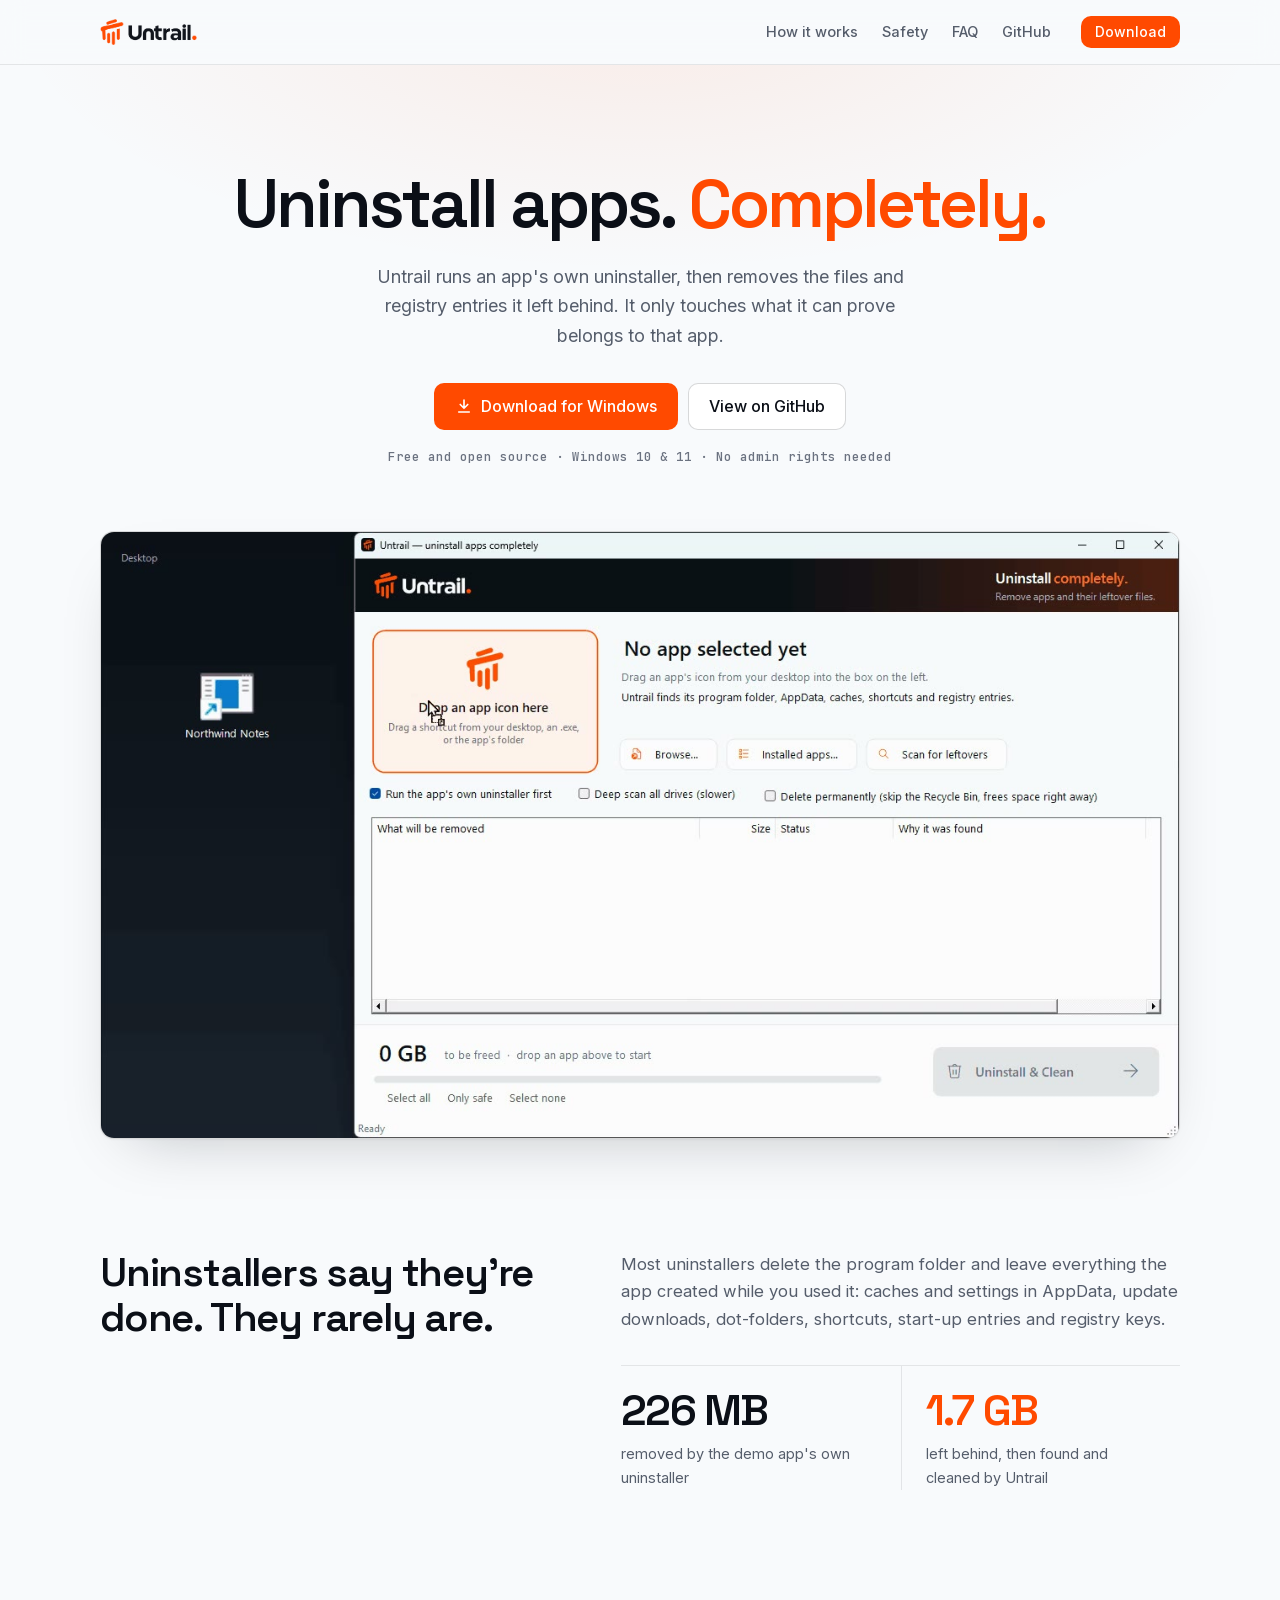
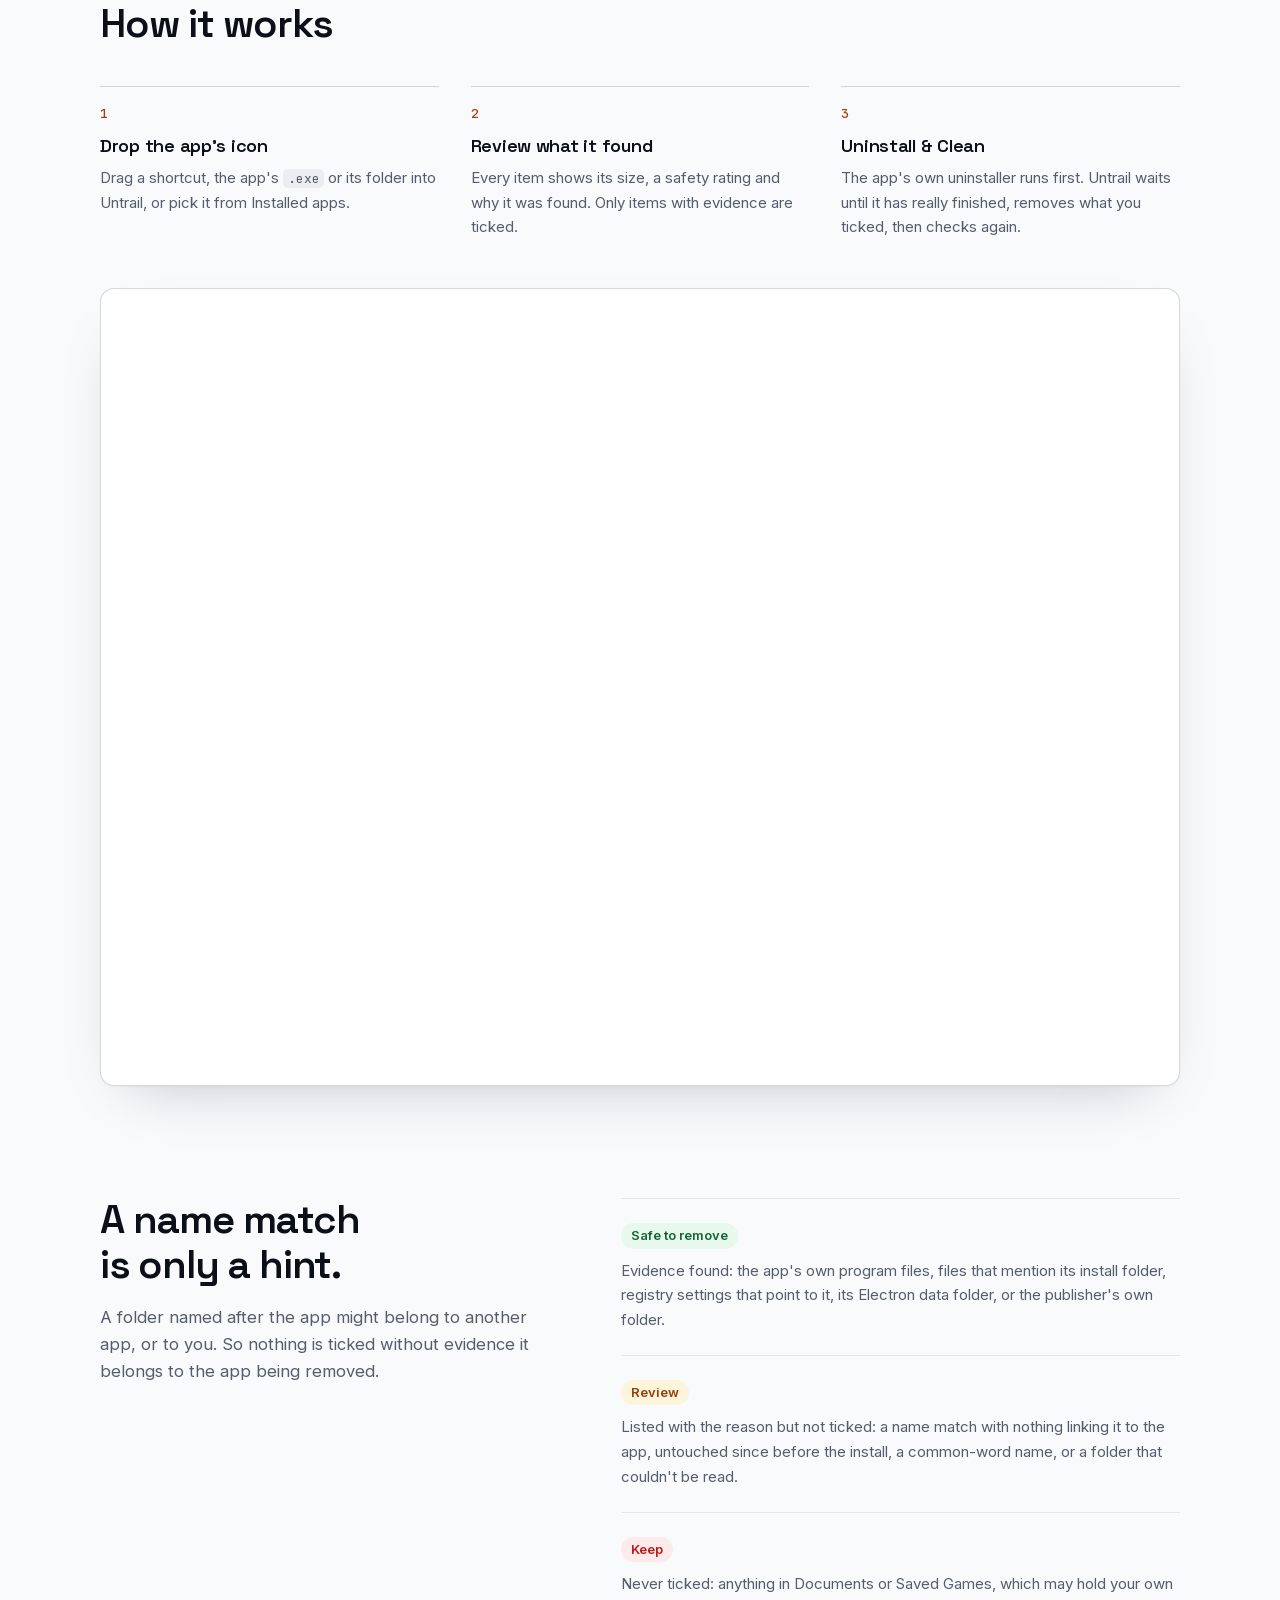
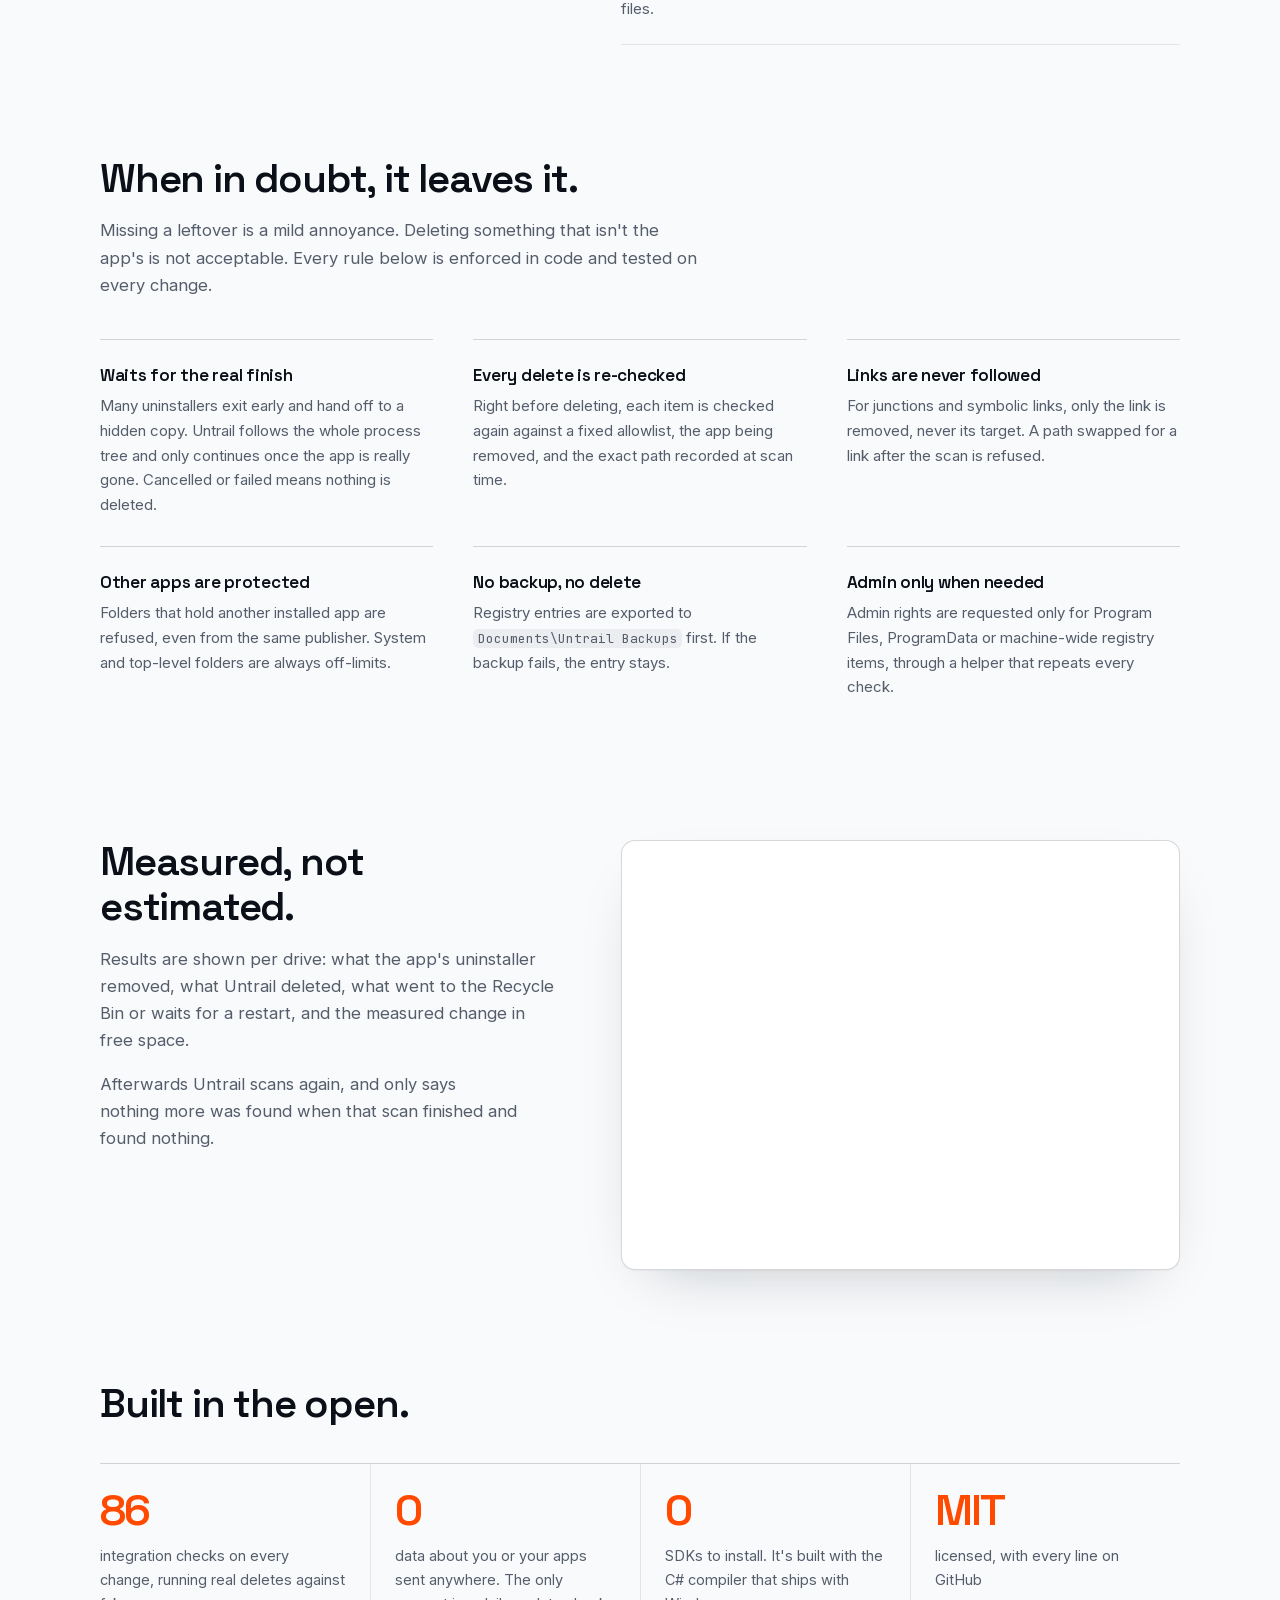
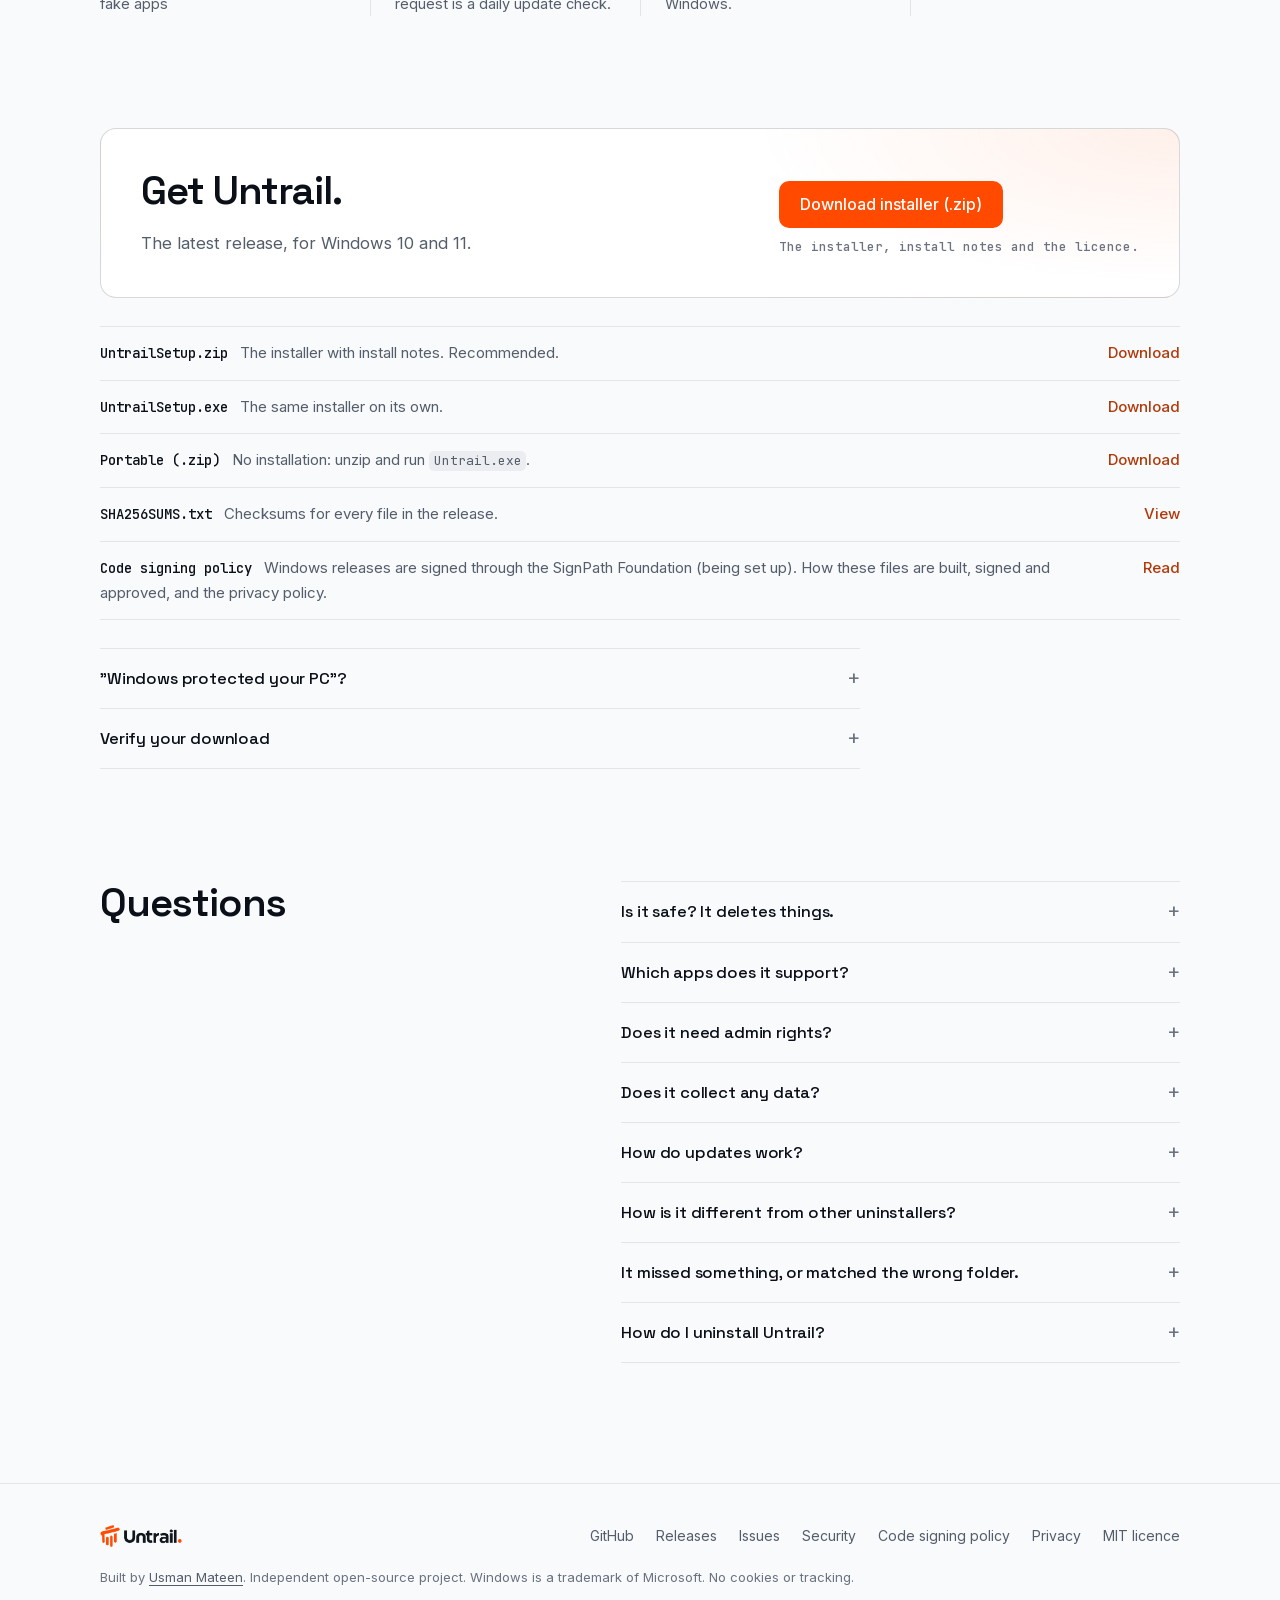
<file: site/index.html>
<!doctype html>
<html lang="en">
<head>
  <meta charset="utf-8">
  <meta name="viewport" content="width=device-width, initial-scale=1">
  <meta http-equiv="Content-Security-Policy" content="default-src 'self'; script-src 'self'; style-src 'self'; img-src 'self' data:; media-src 'self'; font-src 'self'; connect-src https://api.github.com; base-uri 'self'; form-action 'none'; object-src 'none'">
  <meta name="referrer" content="strict-origin-when-cross-origin">
  <title>Untrail: uninstall Windows apps completely, leftovers included</title>
  <meta name="description" content="Untrail is a free, open-source Windows app that runs an app's own uninstaller, then removes the files and registry entries it left behind. It only removes what it can prove belongs to that app.">
  <link rel="canonical" href="https://usmanmateen.github.io/untrail/">
  <meta name="theme-color" content="#f8fafc">
  <meta name="color-scheme" content="light">

  <meta property="og:type" content="website">
  <meta property="og:site_name" content="Untrail">
  <meta property="og:title" content="Untrail: uninstall completely.">
  <meta property="og:description" content="Remove Windows apps and the files they leave behind. Free and open source.">
  <meta property="og:url" content="https://usmanmateen.github.io/untrail/">
  <meta property="og:image" content="https://usmanmateen.github.io/untrail/assets/img/og.png">
  <meta property="og:image:width" content="1280">
  <meta property="og:image:height" content="640">
  <meta property="og:image:alt" content="Untrail logo with the tagline Uninstall completely.">
  <meta name="twitter:card" content="summary_large_image">

  <link rel="icon" href="favicon.ico" sizes="any">
  <link rel="icon" type="image/png" sizes="32x32" href="assets/img/icon-32.png">
  <link rel="apple-touch-icon" href="assets/img/apple-touch-icon.png">
  <link rel="manifest" href="site.webmanifest">
  <link rel="preload" href="assets/fonts/SpaceGrotesk.woff2" as="font" type="font/woff2" crossorigin>
  <link rel="preload" href="assets/fonts/Inter.woff2" as="font" type="font/woff2" crossorigin>
  <link rel="stylesheet" href="assets/css/site.css">
  <script src="assets/js/site.js" defer></script>

  <script type="application/ld+json">
  {
    "@context": "https://schema.org",
    "@type": "SoftwareApplication",
    "name": "Untrail",
    "description": "Uninstall Windows apps completely: runs the app's own uninstaller, then removes the leftovers it can prove belong to the app.",
    "applicationCategory": "UtilitiesApplication",
    "operatingSystem": "Windows 10, Windows 11",
    "url": "https://usmanmateen.github.io/untrail/",
    "downloadUrl": "https://github.com/usmanmateen/untrail/releases/latest/download/UntrailSetup.zip",
    "license": "https://opensource.org/licenses/MIT",
    "isAccessibleForFree": true,
    "offers": { "@type": "Offer", "price": "0", "priceCurrency": "USD" },
    "author": { "@type": "Person", "name": "Usman Mateen", "url": "https://usmanmateen.com" },
    "codeRepository": "https://github.com/usmanmateen/untrail",
    "image": "https://usmanmateen.github.io/untrail/assets/img/og.png"
  }
  </script>
</head>
<body>
  <a class="skip" href="#main">Skip to content</a>

  <header class="nav">
    <div class="wrap nav-in">
      <a class="brand" href="./" aria-label="Untrail home">
        <img src="assets/img/logo-light.png" width="1057" height="284" alt="Untrail">
      </a>
      <nav aria-label="Primary">
        <ul class="nav-links">
          <li><a href="#how">How it works</a></li>
          <li><a href="#safety">Safety</a></li>
          <li><a href="#faq">FAQ</a></li>
          <li><a href="https://github.com/usmanmateen/untrail" rel="noopener">GitHub<span class="stars" data-stars hidden></span></a></li>
        </ul>
      </nav>
      <a class="btn btn-primary btn-sm" href="#download">Download</a>
    </div>
  </header>

  <main id="main">
    <section class="hero">
      <div class="wrap">
        <h1>Uninstall apps. <span class="accent">Completely.</span></h1>
        <p class="lead">Untrail runs an app's own uninstaller, then removes the files and registry entries it left behind. It only touches what it can prove belongs to that app.</p>
        <div class="cta">
          <a class="btn btn-primary btn-lg" href="https://github.com/usmanmateen/untrail/releases/latest/download/UntrailSetup.zip" data-dl="UntrailSetup.zip">
            <svg aria-hidden="true" viewBox="0 0 24 24" width="18" height="18"><path fill="none" stroke="currentColor" stroke-width="2.2" stroke-linecap="round" stroke-linejoin="round" d="M12 4v11m-5-5 5 5 5-5M5 20h14"/></svg>
            Download for Windows
          </a>
          <a class="btn btn-ghost btn-lg" href="https://github.com/usmanmateen/untrail" rel="noopener">View on GitHub</a>
        </div>
        <p class="meta" data-release-line>Free and open source · Windows 10 &amp; 11 · No admin rights needed</p>
      </div>
      <div class="wrap">
        <figure class="frame">
          <video class="demo" autoplay muted loop playsinline preload="metadata" poster="assets/img/demo-poster.jpg" width="1280" height="720" aria-label="Screen recording: dragging an app's shortcut into Untrail, reviewing the leftovers it found, and cleaning them up">
            <source src="assets/video/demo.mp4" type="video/mp4">
          </video>
        </figure>
      </div>
    </section>

    <section class="section" aria-labelledby="problem-h">
      <div class="wrap two">
        <h2 id="problem-h">Uninstallers say they're done. They rarely are.</h2>
        <div>
          <p class="body">Most uninstallers delete the program folder and leave everything the app created while you used it: caches and settings in AppData, update downloads, dot-folders, shortcuts, start-up entries and registry keys.</p>
          <dl class="figures">
            <div><dt>226 MB</dt><dd>removed by the demo app's own uninstaller</dd></div>
            <div><dt class="accent">1.7 GB</dt><dd>left behind, then found and cleaned by Untrail</dd></div>
          </dl>
        </div>
      </div>
    </section>

    <section id="how" class="section" aria-labelledby="how-h">
      <div class="wrap">
        <h2 id="how-h">How it works</h2>
        <ol class="cols">
          <li><span class="n">1</span><h3>Drop the app's icon</h3><p>Drag a shortcut, the app's <code>.exe</code> or its folder into Untrail, or pick it from Installed apps.</p></li>
          <li><span class="n">2</span><h3>Review what it found</h3><p>Every item shows its size, a safety rating and why it was found. Only items with evidence are ticked.</p></li>
          <li><span class="n">3</span><h3>Uninstall &amp; Clean</h3><p>The app's own uninstaller runs first. Untrail waits until it has really finished, removes what you ticked, then checks again.</p></li>
        </ol>
        <figure class="frame shot">
          <img src="assets/img/app-scan.webp" width="1136" height="839" loading="lazy" decoding="async" alt="Untrail's scan list for a demo app: each leftover with its size, a Safe to remove or Review rating, and the reason it was found">
        </figure>
      </div>
    </section>

    <section class="section" aria-labelledby="ev-h">
      <div class="wrap two">
        <div>
          <h2 id="ev-h">A name match is only a hint.</h2>
          <p class="body">A folder named after the app might belong to another app, or to you. So nothing is ticked without evidence it belongs to the app being removed.</p>
        </div>
        <ul class="states">
          <li><span class="tag ok">Safe to remove</span><p>Evidence found: the app's own program files, files that mention its install folder, registry settings that point to it, its Electron data folder, or the publisher's own folder.</p></li>
          <li><span class="tag rv">Review</span><p>Listed with the reason but not ticked: a name match with nothing linking it to the app, untouched since before the install, a common-word name, or a folder that couldn't be read.</p></li>
          <li><span class="tag no">Keep</span><p>Never ticked: anything in Documents or Saved Games, which may hold your own files.</p></li>
        </ul>
      </div>
    </section>

    <section id="safety" class="section" aria-labelledby="safety-h">
      <div class="wrap">
        <h2 id="safety-h">When in doubt, it leaves it.</h2>
        <p class="body narrow-p">Missing a leftover is a mild annoyance. Deleting something that isn't the app's is not acceptable. Every rule below is enforced in code and tested on every change.</p>
        <dl class="rules">
          <div><dt>Waits for the real finish</dt><dd>Many uninstallers exit early and hand off to a hidden copy. Untrail follows the whole process tree and only continues once the app is really gone. Cancelled or failed means nothing is deleted.</dd></div>
          <div><dt>Every delete is re-checked</dt><dd>Right before deleting, each item is checked again against a fixed allowlist, the app being removed, and the exact path recorded at scan time.</dd></div>
          <div><dt>Links are never followed</dt><dd>For junctions and symbolic links, only the link is removed, never its target. A path swapped for a link after the scan is refused.</dd></div>
          <div><dt>Other apps are protected</dt><dd>Folders that hold another installed app are refused, even from the same publisher. System and top-level folders are always off-limits.</dd></div>
          <div><dt>No backup, no delete</dt><dd>Registry entries are exported to <code>Documents\Untrail Backups</code> first. If the backup fails, the entry stays.</dd></div>
          <div><dt>Admin only when needed</dt><dd>Admin rights are requested only for Program Files, ProgramData or machine-wide registry items, through a helper that repeats every check.</dd></div>
        </dl>
      </div>
    </section>

    <section class="section" aria-labelledby="res-h">
      <div class="wrap two">
        <div>
          <h2 id="res-h">Measured, not estimated.</h2>
          <p class="body">Results are shown per drive: what the app's uninstaller removed, what Untrail deleted, what went to the Recycle Bin or waits for a restart, and the measured change in free space.</p>
          <p class="body">Afterwards Untrail scans again, and only says nothing more was found when that scan finished and found nothing.</p>
        </div>
        <figure class="frame">
          <img src="assets/img/app-results.webp" width="766" height="589" loading="lazy" decoding="async" alt="Untrail's results window: the uninstaller removed 226 MB, Untrail deleted 1.63 GB, and the free space on drive C changed by 1.86 GB">
        </figure>
      </div>
    </section>

    <section class="section" aria-labelledby="proof-h">
      <div class="wrap">
        <h2 id="proof-h">Built in the open.</h2>
        <dl class="stats">
          <div><dt>86</dt><dd>integration checks on every change, running real deletes against fake apps</dd></div>
          <div><dt>0</dt><dd>data about you or your apps sent anywhere. The only request is a daily update check.</dd></div>
          <div><dt>0</dt><dd>SDKs to install. It's built with the C# compiler that ships with Windows.</dd></div>
          <div><dt>MIT</dt><dd>licensed, with every line on GitHub</dd></div>
        </dl>
      </div>
    </section>

    <section id="download" class="section" aria-labelledby="dl-h">
      <div class="wrap">
        <div class="dl">
          <div>
            <h2 id="dl-h">Get Untrail.</h2>
            <p class="body" data-release-sub>The latest release, for Windows 10 and 11.</p>
          </div>
          <div class="dl-actions">
            <a class="btn btn-primary btn-lg" href="https://github.com/usmanmateen/untrail/releases/latest/download/UntrailSetup.zip" data-dl="UntrailSetup.zip">Download installer (.zip)</a>
            <p class="small" data-size="UntrailSetup.zip">The installer, install notes and the licence.</p>
          </div>
        </div>
        <ul class="files">
          <li><span><b>UntrailSetup.zip</b> The installer with install notes. Recommended.</span><a href="https://github.com/usmanmateen/untrail/releases/latest/download/UntrailSetup.zip" data-dl="UntrailSetup.zip">Download</a></li>
          <li><span><b>UntrailSetup.exe</b> The same installer on its own.</span><a href="https://github.com/usmanmateen/untrail/releases/latest/download/UntrailSetup.exe" data-dl="UntrailSetup.exe">Download</a></li>
          <li><span><b>Portable (.zip)</b> No installation: unzip and run <code>Untrail.exe</code>.</span><a href="https://github.com/usmanmateen/untrail/releases/latest" data-portable>Download</a></li>
          <li><span><b>SHA256SUMS.txt</b> Checksums for every file in the release.</span><a href="https://github.com/usmanmateen/untrail/releases/latest" data-sums>View</a></li>
          <li><span><b>Code signing policy</b> Windows releases are signed through the SignPath Foundation (being set up). How these files are built, signed and approved, and the privacy policy.</span><a href="code-signing.html">Read</a></li>
        </ul>
        <div class="faq compact">
          <details><summary>"Windows protected your PC"?</summary>
            <p>Untrail isn't code-signed yet, so SmartScreen may warn the first time you run it. Choose More info, then Run anyway. Free code signing through the SignPath Foundation is being set up.</p></details>
          <details><summary>Verify your download</summary>
            <p>Compare the file's SHA-256 with SHA256SUMS.txt:</p>
            <pre><code>Get-FileHash .\UntrailSetup.zip -Algorithm SHA256</code></pre>
            <p>Or confirm it was built by the project's own GitHub workflow:</p>
            <pre><code>gh attestation verify UntrailSetup.exe -R usmanmateen/untrail</code></pre>
            <p>Each release also includes that signed provenance as an <code>.intoto.jsonl</code> file, so you can check it offline with <code>--bundle</code>.</p></details>
        </div>
      </div>
    </section>

    <section id="faq" class="section" aria-labelledby="faq-h">
      <div class="wrap two">
        <h2 id="faq-h">Questions</h2>
        <div class="faq">
          <details><summary>Is it safe? It deletes things.</summary>
            <p>That's why it's careful. Only items with evidence are ticked, everything is re-checked right before it's deleted, links are never followed, registry entries are backed up first, and by default files go to the Recycle Bin.</p></details>
          <details><summary>Which apps does it support?</summary>
            <p>Desktop apps installed with the usual Windows installers (MSI, NSIS, Inno Setup, Squirrel/Electron and similar), apps with no uninstaller, and Steam games through their shortcuts. Microsoft Store apps and built-in Windows components aren't supported.</p></details>
          <details><summary>Does it need admin rights?</summary>
            <p>Not to install, and usually not to clean up, because most leftovers live in your own user folder. Untrail asks only when an item is in Program Files, ProgramData or the machine-wide registry.</p></details>
          <details><summary>Does it collect any data?</summary>
            <p>No. Its only network request is a check, at most once a day, of GitHub's public list of Untrail releases. It sends nothing about you or your apps, and you can turn it off in Settings. Removal logs and registry backups stay on your PC.</p></details>
          <details><summary>How do updates work?</summary>
            <p>When a new version is out, Untrail shows a notice at the top of its window. Update now downloads the installer from the GitHub release, checks it against the SHA-256 published with that release, installs it and reopens Untrail. You can also choose Later or Skip this version. A portable copy gets a Download link instead.</p></details>
          <details><summary>How is it different from other uninstallers?</summary>
            <p>Tools like Bulk Crap Uninstaller and Revo are excellent and do much more. Untrail is deliberately narrow: one app at a time, very conservative about what it deletes, and honest about what it freed.</p></details>
          <details><summary>It missed something, or matched the wrong folder.</summary>
            <p>Please send a <a href="https://github.com/usmanmateen/untrail/issues/new?template=leftover_report.yml">leftover report</a>. Run <code>Untrail.exe --scan "&lt;shortcut&gt;" --hide-user --out report.txt</code> and attach the report.</p></details>
          <details><summary>How do I uninstall Untrail?</summary>
            <p>Settings, Apps, Installed apps, Untrail, Uninstall. It removes itself completely.</p></details>
        </div>
      </div>
    </section>
  </main>

  <footer class="foot">
    <div class="wrap foot-in">
      <img src="assets/img/logo-light.png" width="1057" height="284" alt="Untrail" class="foot-logo">
      <nav aria-label="Footer">
        <ul>
          <li><a href="https://github.com/usmanmateen/untrail">GitHub</a></li>
          <li><a href="https://github.com/usmanmateen/untrail/releases">Releases</a></li>
          <li><a href="https://github.com/usmanmateen/untrail/issues">Issues</a></li>
          <li><a href="https://github.com/usmanmateen/untrail/security/policy">Security</a></li>
          <li><a href="code-signing.html">Code signing policy</a></li>
          <li><a href="code-signing.html#privacy">Privacy</a></li>
          <li><a href="https://github.com/usmanmateen/untrail/blob/main/LICENSE">MIT licence</a></li>
        </ul>
      </nav>
      <p class="fine">Built by <a href="https://usmanmateen.com">Usman Mateen</a>. Independent open-source project. Windows is a trademark of Microsoft. No cookies or tracking.</p>
    </div>
  </footer>
</body>
</html>
</file>
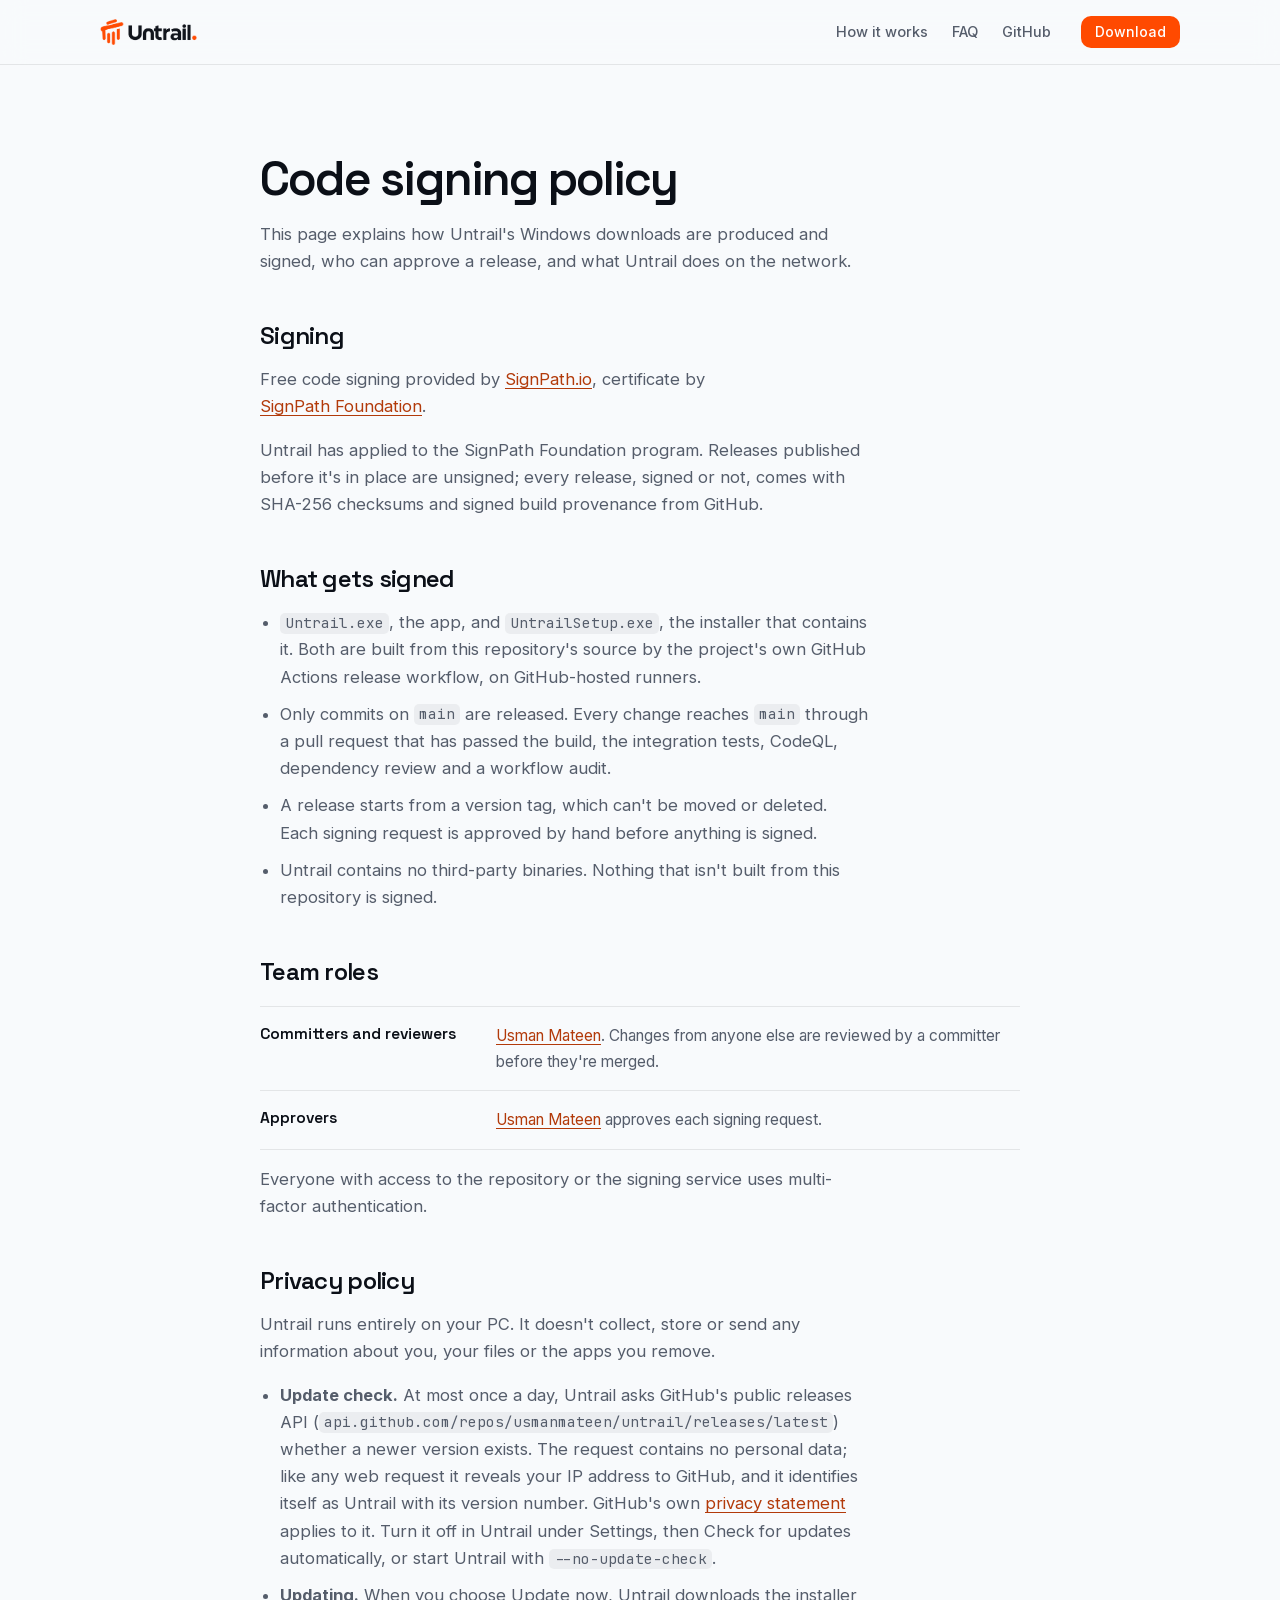
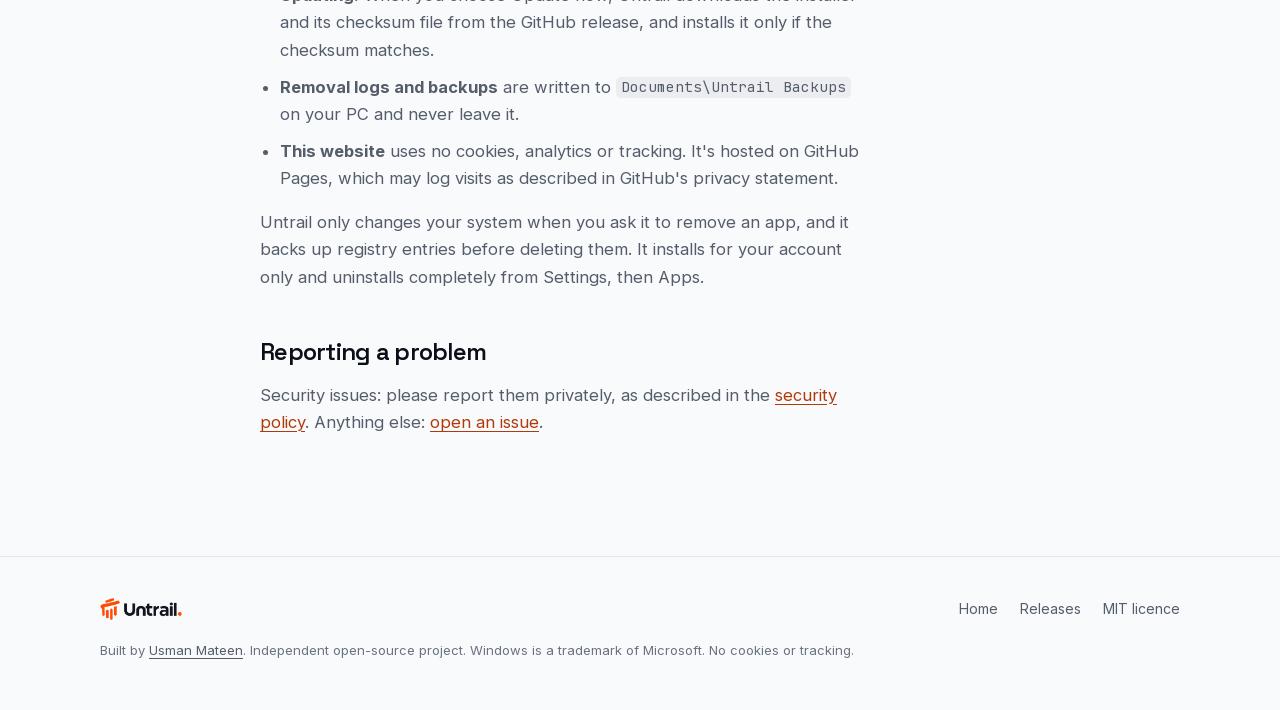
<file: site/code-signing.html>
<!doctype html>
<html lang="en">
<head>
  <meta charset="utf-8">
  <meta name="viewport" content="width=device-width, initial-scale=1">
  <meta http-equiv="Content-Security-Policy" content="default-src 'self'; style-src 'self'; img-src 'self'; font-src 'self'; script-src 'none'; base-uri 'self'; form-action 'none'; object-src 'none'">
  <title>Code signing policy and privacy · Untrail</title>
  <meta name="description" content="How Untrail's Windows releases are built and signed, who approves them, and what Untrail does and doesn't send over the network.">
  <link rel="canonical" href="https://usmanmateen.github.io/untrail/code-signing.html">
  <meta name="theme-color" content="#f8fafc">
  <meta name="color-scheme" content="light">
  <link rel="icon" href="favicon.ico" sizes="any">
  <link rel="preload" href="assets/fonts/SpaceGrotesk.woff2" as="font" type="font/woff2" crossorigin>
  <link rel="stylesheet" href="assets/css/site.css">
</head>
<body>
  <header class="nav">
    <div class="wrap nav-in">
      <a class="brand" href="./" aria-label="Untrail home">
        <img src="assets/img/logo-light.png" width="1057" height="284" alt="Untrail">
      </a>
      <nav aria-label="Primary">
        <ul class="nav-links">
          <li><a href="./#how">How it works</a></li>
          <li><a href="./#faq">FAQ</a></li>
          <li><a href="https://github.com/usmanmateen/untrail" rel="noopener">GitHub</a></li>
        </ul>
      </nav>
      <a class="btn btn-primary btn-sm" href="./#download">Download</a>
    </div>
  </header>

  <main id="main" class="doc">
    <div class="wrap">
      <h1>Code signing policy</h1>
      <p class="body">This page explains how Untrail's Windows downloads are produced and signed, who can approve a release, and what Untrail does on the network.</p>

      <h2>Signing</h2>
      <p class="body">Free code signing provided by <a href="https://signpath.io">SignPath.io</a>, certificate by <a href="https://signpath.org">SignPath Foundation</a>.</p>
      <p class="body">Untrail has applied to the SignPath Foundation program. Releases published before it's in place are unsigned; every release, signed or not, comes with SHA-256 checksums and signed build provenance from GitHub.</p>

      <h2>What gets signed</h2>
      <ul class="body list">
        <li><code>Untrail.exe</code>, the app, and <code>UntrailSetup.exe</code>, the installer that contains it. Both are built from this repository's source by the project's own GitHub Actions release workflow, on GitHub-hosted runners.</li>
        <li>Only commits on <code>main</code> are released. Every change reaches <code>main</code> through a pull request that has passed the build, the integration tests, CodeQL, dependency review and a workflow audit.</li>
        <li>A release starts from a version tag, which can't be moved or deleted. Each signing request is approved by hand before anything is signed.</li>
        <li>Untrail contains no third-party binaries. Nothing that isn't built from this repository is signed.</li>
      </ul>

      <h2>Team roles</h2>
      <dl class="roles">
        <div><dt>Committers and reviewers</dt><dd><a href="https://github.com/usmanmateen">Usman Mateen</a>. Changes from anyone else are reviewed by a committer before they're merged.</dd></div>
        <div><dt>Approvers</dt><dd><a href="https://github.com/usmanmateen">Usman Mateen</a> approves each signing request.</dd></div>
      </dl>
      <p class="body">Everyone with access to the repository or the signing service uses multi-factor authentication.</p>

      <h2 id="privacy">Privacy policy</h2>
      <p class="body">Untrail runs entirely on your PC. It doesn't collect, store or send any information about you, your files or the apps you remove.</p>
      <ul class="body list">
        <li><b>Update check.</b> At most once a day, Untrail asks GitHub's public releases API (<code>api.github.com/repos/usmanmateen/untrail/releases/latest</code>) whether a newer version exists. The request contains no personal data; like any web request it reveals your IP address to GitHub, and it identifies itself as Untrail with its version number. GitHub's own <a href="https://docs.github.com/site-policy/privacy-policies/github-general-privacy-statement">privacy statement</a> applies to it. Turn it off in Untrail under Settings, then Check for updates automatically, or start Untrail with <code>--no-update-check</code>.</li>
        <li><b>Updating.</b> When you choose Update now, Untrail downloads the installer and its checksum file from the GitHub release, and installs it only if the checksum matches.</li>
        <li><b>Removal logs and backups</b> are written to <code>Documents\Untrail Backups</code> on your PC and never leave it.</li>
        <li><b>This website</b> uses no cookies, analytics or tracking. It's hosted on GitHub Pages, which may log visits as described in GitHub's privacy statement.</li>
      </ul>
      <p class="body">Untrail only changes your system when you ask it to remove an app, and it backs up registry entries before deleting them. It installs for your account only and uninstalls completely from Settings, then Apps.</p>

      <h2>Reporting a problem</h2>
      <p class="body">Security issues: please report them privately, as described in the <a href="https://github.com/usmanmateen/untrail/security/policy">security policy</a>. Anything else: <a href="https://github.com/usmanmateen/untrail/issues">open an issue</a>.</p>
    </div>
  </main>

  <footer class="foot">
    <div class="wrap foot-in">
      <img src="assets/img/logo-light.png" width="1057" height="284" alt="Untrail" class="foot-logo">
      <nav aria-label="Footer">
        <ul>
          <li><a href="./">Home</a></li>
          <li><a href="https://github.com/usmanmateen/untrail/releases">Releases</a></li>
          <li><a href="https://github.com/usmanmateen/untrail/blob/main/LICENSE">MIT licence</a></li>
        </ul>
      </nav>
      <p class="fine">Built by <a href="https://usmanmateen.com">Usman Mateen</a>. Independent open-source project. Windows is a trademark of Microsoft. No cookies or tracking.</p>
    </div>
  </footer>
</body>
</html>
</file>
<file: site/assets/css/site.css>
/* Untrail website. Minimal: type, whitespace, hairlines, and Untrail Orange used sparingly. */

@font-face { font-family: "Space Grotesk"; src: url("../fonts/SpaceGrotesk.woff2") format("woff2"); font-weight: 300 700; font-display: swap; }
@font-face { font-family: "Inter"; src: url("../fonts/Inter.woff2") format("woff2"); font-weight: 100 900; font-display: swap; }
@font-face { font-family: "JetBrains Mono"; src: url("../fonts/JetBrainsMono.woff2") format("woff2"); font-weight: 100 800; font-display: swap; }

:root {
  --bg: #f8fafc;
  --surface: #ffffff;
  --line: rgba(11, 15, 23, 0.09);
  --line-strong: rgba(11, 15, 23, 0.16);
  --text: #0b0f17;
  --muted: #555d6b;
  --dim: #6b7280;
  --accent: #ff4a00;
  --accent-hover: #ff6a2e;
  --accent-ink: #b23a0a;
  --accent-soft: #fff1ea;
  --ok: #166534; --ok-soft: #e7f8ec;
  --rv: #92400e; --rv-soft: #fdf4dc;
  --no: #b91c1c; --no-soft: #fdeaea;
  --display: "Space Grotesk", system-ui, sans-serif;
  --body: "Inter", system-ui, sans-serif;
  --mono: "JetBrains Mono", ui-monospace, Consolas, monospace;
  --ease: cubic-bezier(0.22, 1, 0.36, 1);
}

*, *::before, *::after { box-sizing: border-box; }
html { scroll-behavior: smooth; scroll-padding-top: 80px; -webkit-font-smoothing: antialiased; text-rendering: optimizeLegibility; }
body { margin: 0; background: var(--bg); color: var(--text); font: 16px/1.65 var(--body); }
::selection { background: rgba(255, 74, 0, 0.16); }
img, video { display: block; max-width: 100%; height: auto; }
a { color: var(--accent-ink); text-underline-offset: 3px; }
:focus-visible { outline: 2px solid var(--accent); outline-offset: 3px; border-radius: 6px; }
h1, h2, h3 { margin: 0; font-family: var(--display); font-weight: 600; letter-spacing: -0.03em; text-wrap: balance; }
.lead, .body { text-wrap: pretty; }
h2 { font-size: clamp(28px, 3.4vw, 40px); line-height: 1.12; }
h3 { font-size: 18px; line-height: 1.3; letter-spacing: -0.015em; }
p { margin: 0; }
code, pre { font-family: var(--mono); font-size: 0.86em; }
:not(pre) > code { padding: 0.1em 0.35em; border-radius: 5px; background: rgba(11, 15, 23, 0.05); overflow-wrap: anywhere; }
.accent { color: var(--accent); }
.skip { position: absolute; left: -999px; top: 8px; z-index: 100; padding: 10px 16px; border-radius: 8px; background: var(--surface); color: var(--text); }
.skip:focus { left: 16px; }

.wrap { width: min(1080px, 100% - 40px); margin-inline: auto; }

/* Buttons */
.btn { display: inline-flex; align-items: center; justify-content: center; gap: 8px; padding: 10px 16px; border-radius: 10px; border: 1px solid transparent; font: 500 15px/1.2 var(--body); text-decoration: none; white-space: nowrap;
  transition: background 0.2s var(--ease), border-color 0.2s var(--ease), color 0.2s var(--ease), transform 0.2s var(--ease); }
.btn-primary { background: var(--accent); color: #fff; }
.btn-primary:hover { background: var(--accent-hover); }
.btn-ghost { border-color: var(--line-strong); color: var(--text); background: var(--surface); }
.btn-ghost:hover { border-color: var(--text); }
.btn:active { transform: translateY(1px); }
.btn-lg { padding: 13px 20px; font-size: 16px; }
.btn-sm { padding: 7px 13px; font-size: 14px; }

/* Nav */
.nav { position: sticky; top: 0; z-index: 50; background: rgba(248, 250, 252, 0.82); -webkit-backdrop-filter: blur(12px); backdrop-filter: blur(12px); border-bottom: 1px solid var(--line); }
.nav-in { display: flex; align-items: center; gap: 20px; height: 64px; }
.brand img { height: 26px; width: auto; }
.nav nav { margin-left: auto; }
.nav-links { display: flex; gap: 4px; margin: 0; padding: 0; list-style: none; }
.nav-links a { display: inline-flex; align-items: center; gap: 6px; padding: 6px 10px; color: var(--muted); font-size: 14.5px; font-weight: 500; text-decoration: none; }
.nav-links a:hover { color: var(--text); }
.stars { padding: 0 7px; border-radius: 999px; border: 1px solid var(--line-strong); font: 500 12px/1.6 var(--mono); color: var(--muted); white-space: nowrap; }

/* Hero */
.hero { padding: 104px 0 0; text-align: center; background: radial-gradient(900px 380px at 50% -60px, rgba(255, 106, 46, 0.1), transparent 70%); }
.hero h1 { font-size: clamp(40px, 6.2vw, 68px); line-height: 1.04; letter-spacing: -0.045em; }
.lead { max-width: 36rem; margin: 22px auto 0; color: var(--muted); font-size: 18px; }
.cta { display: flex; justify-content: center; flex-wrap: wrap; gap: 10px; margin-top: 32px; }
.meta { margin-top: 18px; color: var(--dim); font: 500 12.5px/1.5 var(--mono); }
.frame { margin: 0; border-radius: 14px; overflow: hidden; border: 1px solid var(--line-strong); background: var(--surface); box-shadow: 0 1px 2px rgba(11, 15, 23, 0.04), 0 24px 60px -32px rgba(11, 15, 23, 0.28); }
.hero .frame { margin-top: 64px; }
.demo { width: 100%; aspect-ratio: 16 / 9; object-fit: cover; background: #1b2230; }

/* Sections */
.section { padding: 112px 0 0; }
.section > .wrap { padding-top: 0; }
.two { display: grid; grid-template-columns: minmax(0, 0.9fr) minmax(0, 1.1fr); gap: 64px; align-items: start; }
.body { margin-top: 16px; color: var(--muted); font-size: 16.5px; max-width: 38rem; }
.two > .body:first-child, .two > div > .body:first-of-type { margin-top: 16px; }
.two > div > .body:first-child { margin-top: 0; }
.narrow-p { max-width: 40rem; }

.figures { display: grid; grid-template-columns: 1fr 1fr; gap: 0; margin: 32px 0 0; border-top: 1px solid var(--line); }
.figures div { padding: 22px 24px 0 0; }
.figures div + div { padding-left: 24px; border-left: 1px solid var(--line); }
.figures dt { font: 600 44px/1 var(--display); letter-spacing: -0.04em; }
.figures dd { margin: 10px 0 0; color: var(--muted); font-size: 14.5px; }

.cols { display: grid; grid-template-columns: repeat(3, 1fr); gap: 32px; margin: 40px 0 48px; padding: 0; list-style: none; }
.cols li { padding-top: 20px; border-top: 1px solid var(--line-strong); }
.n { display: block; margin-bottom: 14px; font: 500 13px/1 var(--mono); color: var(--accent-ink); }
.cols h3 { margin-bottom: 8px; }
.cols p { color: var(--muted); font-size: 15px; }

.states { margin: 0; padding: 0; list-style: none; border-top: 1px solid var(--line); }
.states li { padding: 22px 0; border-bottom: 1px solid var(--line); }
.states p { margin-top: 10px; color: var(--muted); font-size: 15px; }
.tag { display: inline-block; padding: 3px 10px; border-radius: 999px; font: 600 13px/1.5 var(--body); }
.tag.ok { color: var(--ok); background: var(--ok-soft); }
.tag.rv { color: var(--rv); background: var(--rv-soft); }
.tag.no { color: var(--no); background: var(--no-soft); }

.rules { display: grid; grid-template-columns: repeat(3, 1fr); gap: 0 40px; margin: 40px 0 0; }
.rules div { padding: 24px 0 28px; border-top: 1px solid var(--line-strong); }
.rules dt { font: 600 17px/1.3 var(--display); letter-spacing: -0.015em; }
.rules dd { margin: 8px 0 0; color: var(--muted); font-size: 15px; }

.stats { display: grid; grid-template-columns: repeat(4, 1fr); margin: 36px 0 0; border-top: 1px solid var(--line-strong); }
.stats div { padding: 24px 24px 0 0; }
.stats div + div { padding-left: 24px; border-left: 1px solid var(--line); }
.stats dt { font: 600 44px/1 var(--display); letter-spacing: -0.04em; color: var(--accent); }
.stats dd { margin: 12px 0 0; color: var(--muted); font-size: 14.5px; }

/* Download */
.dl { display: flex; justify-content: space-between; align-items: flex-end; gap: 32px; flex-wrap: wrap; padding: 40px; border-radius: 16px; border: 1px solid var(--line-strong); background: var(--surface) radial-gradient(600px 220px at 100% 0%, rgba(255, 106, 46, 0.1), transparent 70%); }
.dl-actions { display: grid; justify-items: start; gap: 10px; }
.small { color: var(--dim); font: 500 12.5px/1.5 var(--mono); }
.files { margin: 28px 0 0; padding: 0; list-style: none; border-top: 1px solid var(--line); }
.files li { display: flex; justify-content: space-between; align-items: baseline; gap: 20px; padding: 14px 0; border-bottom: 1px solid var(--line); font-size: 15px; color: var(--muted); }
.files b { margin-right: 8px; color: var(--text); font: 500 14px var(--mono); }
.files a { flex: none; font-weight: 500; text-decoration: none; }
.files a:hover { text-decoration: underline; }

/* FAQ */
.faq { border-top: 1px solid var(--line); }
.faq.compact { margin-top: 28px; max-width: 760px; }
.faq details { min-width: 0; border-bottom: 1px solid var(--line); }
summary { display: flex; justify-content: space-between; gap: 16px; padding: 18px 0; cursor: pointer; list-style: none; font: 500 16.5px/1.4 var(--display); letter-spacing: -0.01em; }
summary::-webkit-details-marker { display: none; }
summary::after { content: "+"; color: var(--dim); font: 400 20px/1 var(--body); transition: transform 0.2s var(--ease); }
details[open] summary::after { transform: rotate(45deg); }
details p { padding-bottom: 18px; color: var(--muted); font-size: 15px; }
details p + pre { margin-top: -6px; }
pre { margin: 0 0 18px; padding: 12px 14px; border-radius: 10px; background: #0e1117; color: #e7e9ee; overflow-x: auto; }

/* Footer */
.foot { margin-top: 120px; padding: 40px 0 48px; border-top: 1px solid var(--line); color: var(--dim); font-size: 14px; }
.foot-in { display: grid; grid-template-columns: auto 1fr; gap: 20px 40px; align-items: center; }
.foot-logo { height: 22px; width: auto; }
.foot nav { justify-self: end; }
.foot ul { display: flex; flex-wrap: wrap; gap: 6px 22px; margin: 0; padding: 0; list-style: none; }
.foot nav a { color: var(--muted); text-decoration: none; }
.foot nav a:hover { color: var(--text); }
.fine { grid-column: 1 / -1; font-size: 13px; }
.fine a { color: var(--muted); }

/* Policy pages */
.doc { padding: 88px 0 0; }
.doc .wrap { max-width: 760px; }
.doc h1 { font-size: clamp(34px, 4.6vw, 48px); line-height: 1.08; letter-spacing: -0.04em; }
.doc h2 { margin-top: 48px; font-size: 24px; }
.doc .list { padding-left: 20px; }
.doc .list li { margin: 10px 0; }
.roles { margin: 20px 0 0; border-top: 1px solid var(--line); }
.roles div { display: grid; grid-template-columns: 220px 1fr; gap: 16px; padding: 16px 0; border-bottom: 1px solid var(--line); }
.roles dt { font: 600 15.5px/1.5 var(--display); }
.roles dd { margin: 0; color: var(--muted); font-size: 15.5px; }
@media (max-width: 640px) { .roles div { grid-template-columns: 1fr; gap: 4px; } .doc { padding-top: 60px; } }

/* 404 */
.hero.full { min-height: 100vh; display: grid; place-content: center; padding: 0 20px; }

/* Responsive */
@media (max-width: 900px) {
  .two { grid-template-columns: 1fr; gap: 28px; }
  .cols, .rules { grid-template-columns: 1fr 1fr; }
  .stats { grid-template-columns: 1fr 1fr; }
  .stats div:nth-child(3) { padding-left: 0; border-left: 0; }
  .stats div:nth-child(n+3) { margin-top: 24px; }
}
@media (max-width: 640px) {
  .nav-links li:not(:last-child) { display: none; }
  .nav-in { gap: 10px; }
  .hero { padding-top: 72px; }
  .hero .frame { margin-top: 44px; }
  .section { padding-top: 84px; }
  .cols, .rules { grid-template-columns: 1fr; }
  .cta .btn { width: 100%; }
  .dl { padding: 26px; }
  .dl-actions, .dl-actions .btn { width: 100%; }
  .files li { flex-direction: column; gap: 4px; }
  .figures dt, .stats dt { font-size: 36px; }
  .foot-in { grid-template-columns: 1fr; }
  .foot nav { justify-self: start; }
}

@media (prefers-reduced-motion: reduce) {
  html { scroll-behavior: auto; }
  .btn { transition: none; }
}
</file>
